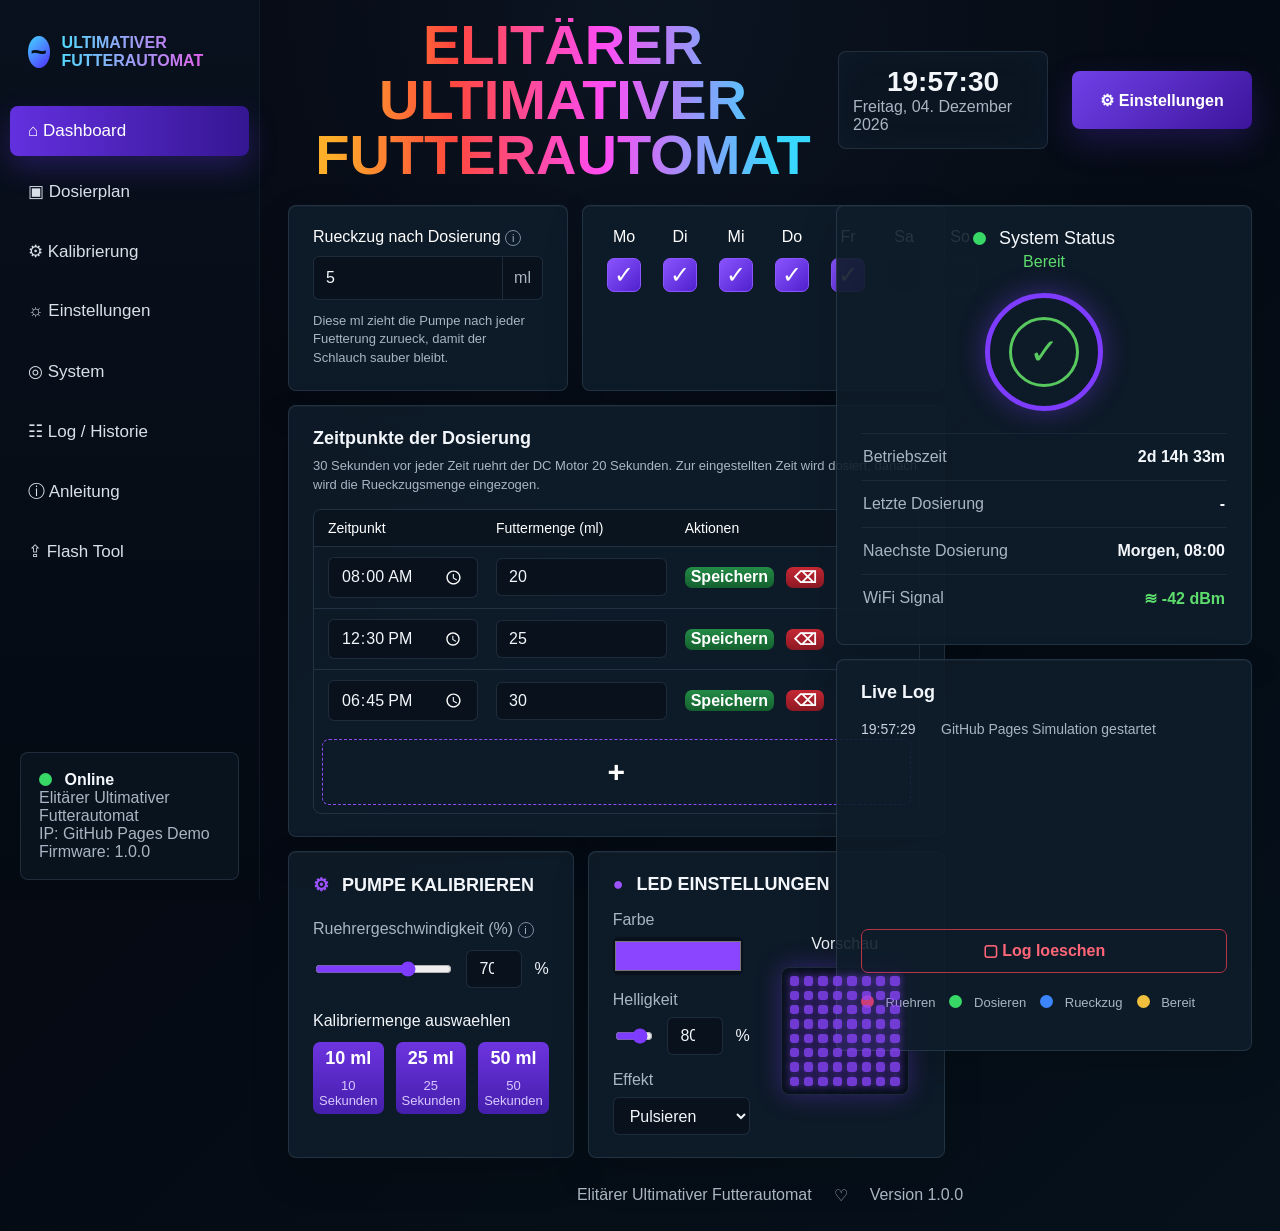
<file: docs/index.html>
<!doctype html>
<html lang="de">
<head>
  <meta charset="utf-8">
  <meta name="viewport" content="width=device-width, initial-scale=1">
  <title>Elitärer Ultimativer Futterautomat</title>
  <link rel="stylesheet" href="styles.css">
</head>
<body>
  <aside class="sidebar">
    <div class="brand">
      <div class="brand-mark">~</div>
      <span>ULTIMATIVER FUTTERAUTOMAT</span>
    </div>
    <nav>
      <a class="nav-item link-item active" href="#dashboard">⌂ Dashboard</a>
      <a class="nav-item link-item" href="#dosierplan">▣ Dosierplan</a>
      <a class="nav-item link-item" href="#kalibrierung">⚙ Kalibrierung</a>
      <a class="nav-item link-item" href="#led-einstellungen">☼ Einstellungen</a>
      <a class="nav-item link-item" href="#system">◎ System</a>
      <a class="nav-item link-item" href="#live-log">☷ Log / Historie</a>
      <a class="nav-item link-item" href="anleitung.html">ⓘ Anleitung</a>
      <a class="nav-item link-item" href="flash.html">⇪ Flash Tool</a>
    </nav>
    <div class="device-card">
      <strong><span class="dot green"></span> Online</strong>
      <p>Elitärer Ultimativer Futterautomat</p>
      <p>IP: <span id="ip">localhost</span></p>
      <p>Firmware: <span id="firmware">1.0.0</span></p>
    </div>
  </aside>

  <main class="shell">
    <section class="hero">
      <div></div>
      <h1>ELITÄRER ULTIMATIVER<br>FUTTERAUTOMAT</h1>
      <div class="time-card">
        <strong id="clock">--:--:--</strong>
        <span id="date">--</span>
      </div>
      <a class="settings-btn" href="#led-einstellungen">⚙ Einstellungen</a>
    </section>

    <section class="dashboard" id="dashboard">
      <div class="main-column">
        <section class="top-grid">
          <article class="panel compact">
            <label class="field-title">Rueckzug nach Dosierung <span class="info">i</span></label>
            <div class="input-unit">
              <input id="tubeML" type="number" min="0" step="0.1">
              <span>ml</span>
            </div>
            <p class="hint">Diese ml zieht die Pumpe nach jeder Fuetterung zurueck, damit der Schlauch sauber bleibt.</p>
          </article>

          <article class="panel days-panel">
            <div class="days" id="days"></div>
          </article>
        </section>

        <article class="panel plan-panel" id="dosierplan">
          <h2>Zeitpunkte der Dosierung</h2>
          <p class="plan-note">30 Sekunden vor jeder Zeit ruehrt der DC Motor 20 Sekunden. Zur eingestellten Zeit wird dosiert, danach wird die Rueckzugsmenge eingezogen.</p>
          <div class="plan-table">
            <div class="plan-head">
              <span>Zeitpunkt</span>
              <span>Futtermenge (ml)</span>
              <span>Aktionen</span>
            </div>
            <div id="jobs"></div>
            <button class="add-slot" id="addJobBtn">+</button>
          </div>
        </article>

        <section class="bottom-grid">
          <article class="panel calibrate" id="kalibrierung">
            <h2><span class="purple-icon">⚙</span> PUMPE KALIBRIEREN</h2>
            <label class="range-label">Ruehrergeschwindigkeit (%) <span class="info">i</span></label>
            <div class="range-row">
              <input id="mixerSpeed" type="range" min="0" max="100" step="1">
              <input class="small-number" id="mixerSpeedNumber" type="number" min="0" max="100" step="1">
              <span>%</span>
            </div>
            <p>Kalibriermenge auswaehlen</p>
            <div class="cal-buttons">
              <button data-cal="10">10 ml <small>10 Sekunden</small></button>
              <button data-cal="25">25 ml <small>25 Sekunden</small></button>
              <button data-cal="50">50 ml <small>50 Sekunden</small></button>
            </div>
          </article>

          <article class="panel led-panel" id="led-einstellungen">
            <h2><span class="purple-icon">●</span> LED EINSTELLUNGEN</h2>
            <div class="led-grid">
              <div>
                <label>Farbe</label>
                <input id="ledColor" class="color-strip" type="color">
                <label>Helligkeit</label>
                <div class="range-row">
                  <input id="ledBrightness" type="range" min="0" max="100">
                  <input class="small-number" id="ledBrightnessNumber" type="number" min="0" max="100">
                  <span>%</span>
                </div>
                <label>Effekt</label>
                <select id="ledEffect">
                  <option>Pulsieren</option>
                  <option>Dauerlicht</option>
                  <option>Atmen</option>
                  <option>Statusfarben</option>
                </select>
              </div>
              <div class="preview">
                <span>Vorschau</span>
                <div class="led-matrix" id="ledMatrix"></div>
              </div>
            </div>
          </article>
        </section>
      </div>

      <aside class="right-column">
        <article class="panel status-panel" id="system">
          <h2><span class="dot green"></span> System Status</h2>
          <strong id="status">Bereit</strong>
          <div class="status-ring"><span>✓</span></div>
          <div class="stat-row"><span>Betriebszeit</span><strong id="uptime">2d 14h 32m</strong></div>
          <div class="stat-row"><span>Letzte Dosierung</span><strong id="lastDose">Heute, 12:30</strong></div>
          <div class="stat-row"><span>Naechste Dosierung</span><strong id="nextDose">Heute, 18:45</strong></div>
          <div class="stat-row"><span>WiFi Signal</span><strong class="wifi">≋ -42 dBm</strong></div>
        </article>

        <article class="panel log-panel" id="live-log">
          <h2>Live Log</h2>
          <div class="log" id="log"></div>
          <button class="clear-log" id="clearLogBtn">▢ Log loeschen</button>
          <div class="legend">
            <span><i class="red"></i> Ruehren</span>
            <span><i class="green-bg"></i> Dosieren</span>
            <span><i class="blue"></i> Rueckzug</span>
            <span><i class="yellow"></i> Bereit</span>
          </div>
        </article>
      </aside>
    </section>

    <footer>Elitärer Ultimativer Futterautomat <span>♡</span> Version 1.0.0</footer>
  </main>

  <script src="app.js"></script>
</body>
</html>
</file>
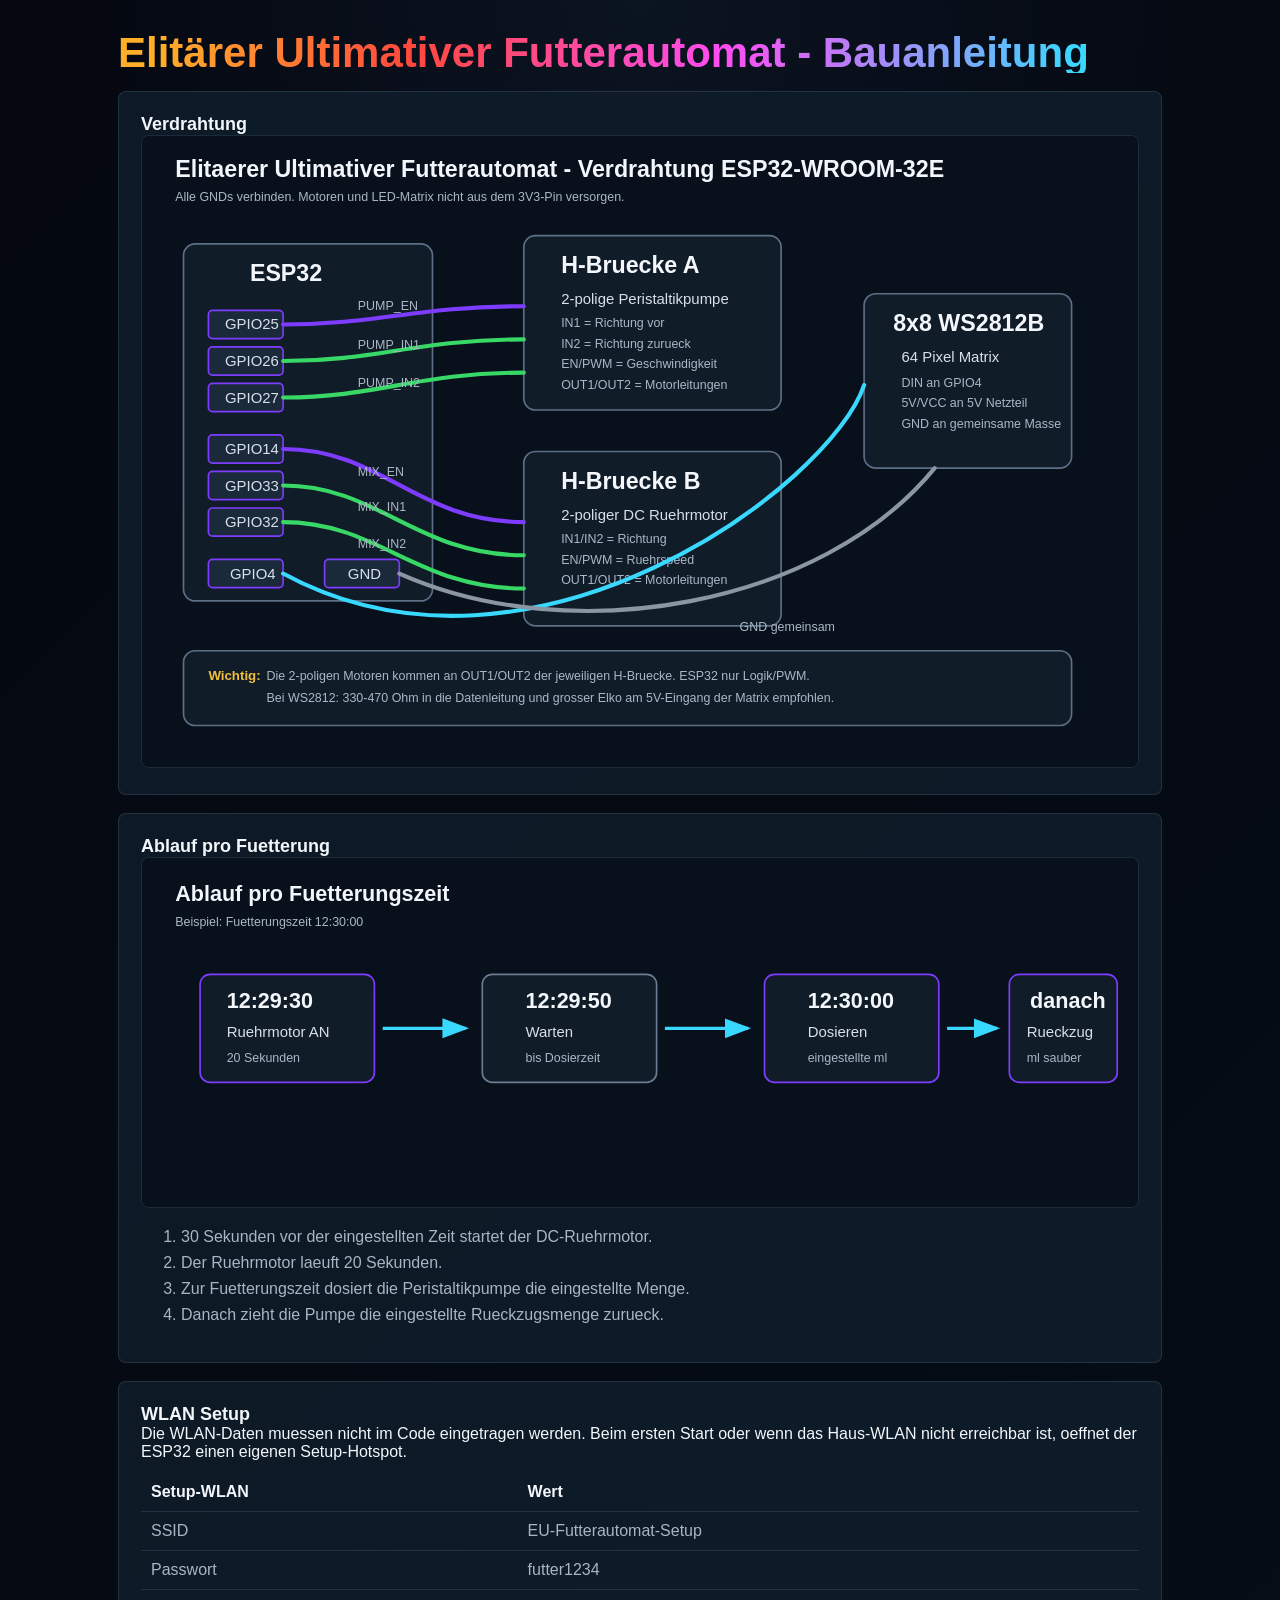
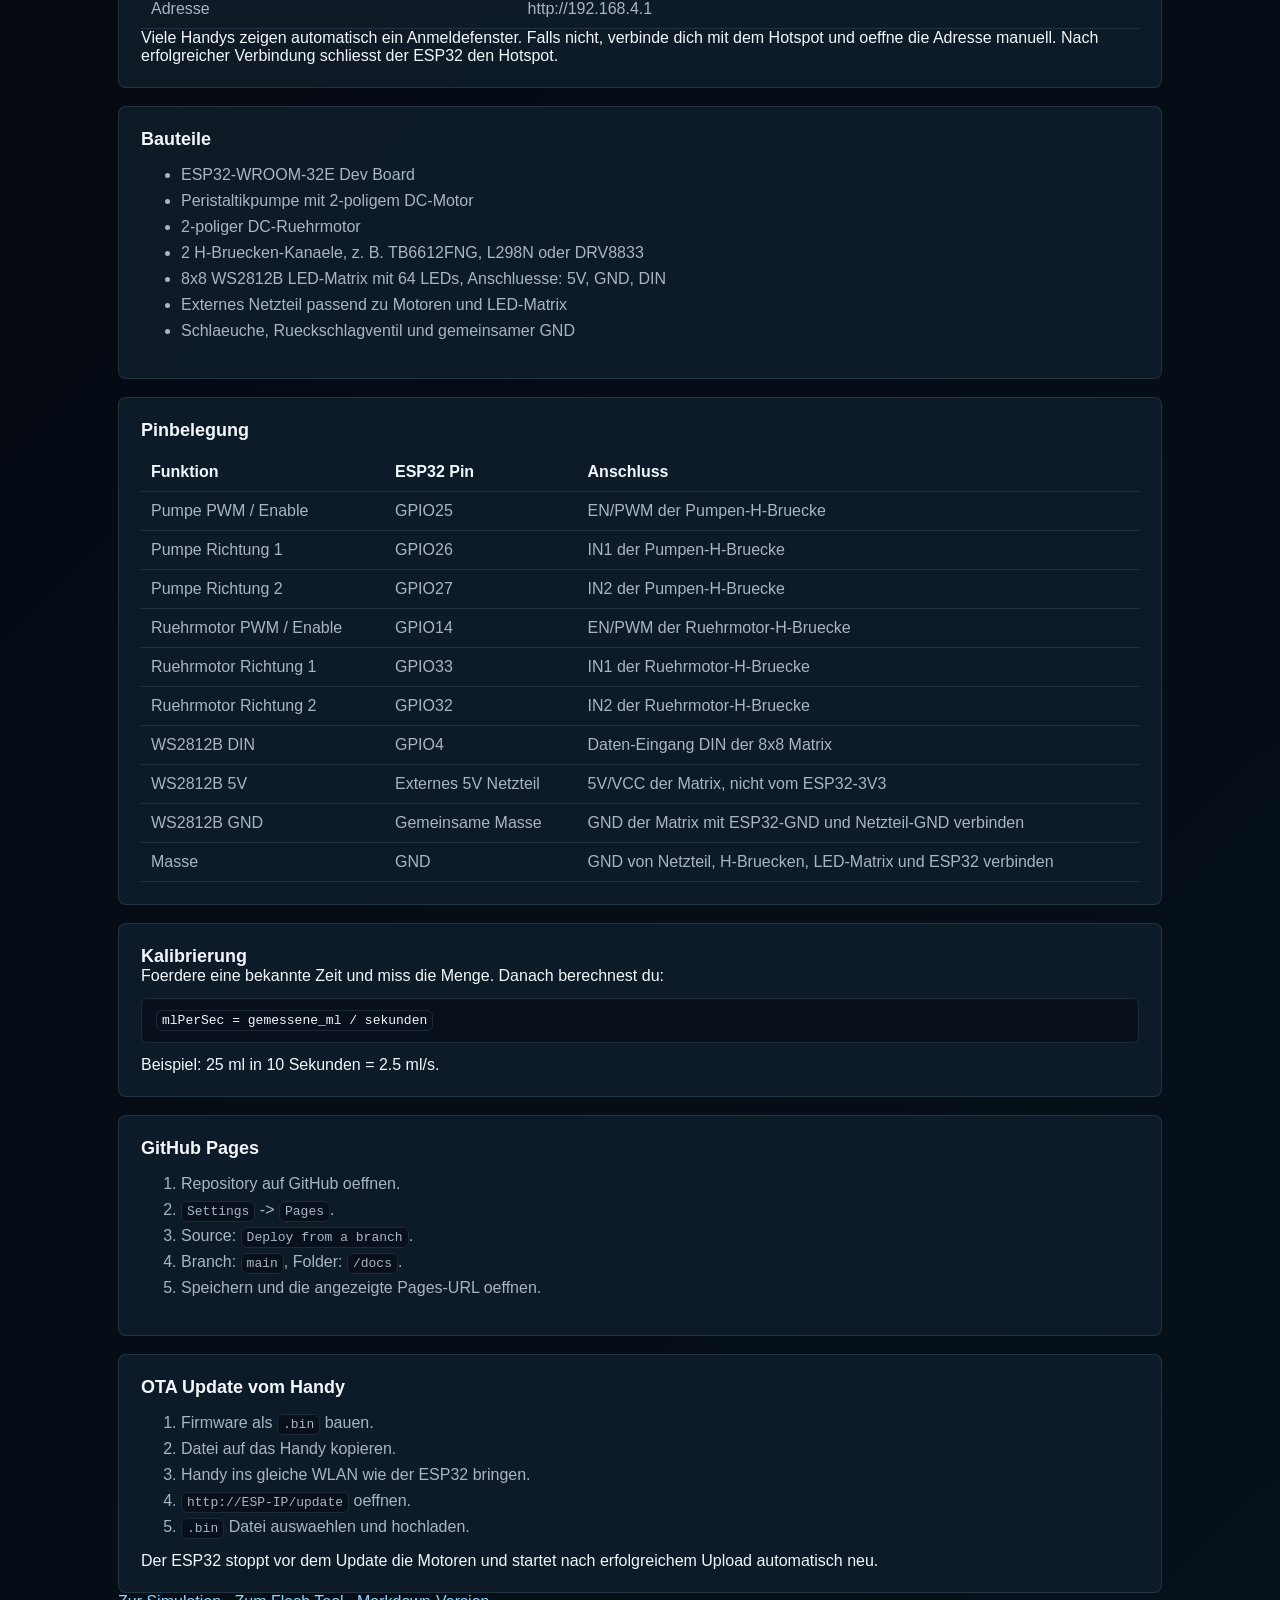
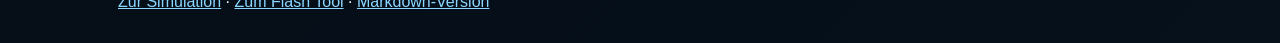
<file: docs/anleitung.html>
<!doctype html>
<html lang="de">
<head>
  <meta charset="utf-8">
  <meta name="viewport" content="width=device-width, initial-scale=1">
  <title>Elitärer Ultimativer Futterautomat - Bauanleitung</title>
  <link rel="stylesheet" href="styles.css">
  <style>
    .doc-page{max-width:1080px;margin:0 auto;padding:32px 18px}.doc-page h1{font-size:42px;text-align:left}.doc-card{margin-top:18px;padding:22px;border:1px solid var(--line);border-radius:8px;background:var(--panel)}.doc-img{width:100%;border:1px solid var(--line);border-radius:8px;background:#07101b}table{width:100%;border-collapse:collapse;margin-top:12px}td,th{padding:10px;border-bottom:1px solid var(--line);text-align:left;color:var(--muted)}th{color:#f3f7fb}li{margin:8px 0;color:var(--muted)}code,pre{background:#07101b;border:1px solid var(--line);border-radius:6px}code{padding:2px 5px}pre{padding:14px;overflow:auto}.doc-page a{color:#8bd6ff}
  </style>
</head>
<body>
  <main class="doc-page">
    <h1>Elitärer Ultimativer Futterautomat - Bauanleitung</h1>

    <section class="doc-card">
      <h2>Verdrahtung</h2>
      <img class="doc-img" src="assets/wiring.svg" alt="Verdrahtung ESP32, H-Bruecken, 2-polige DC-Motoren und WS2812 Matrix">
    </section>

    <section class="doc-card">
      <h2>Ablauf pro Fuetterung</h2>
      <img class="doc-img" src="assets/flow.svg" alt="Ablauf: 30 Sekunden vorher ruehren, dosieren, zurueckziehen">
      <ol>
        <li>30 Sekunden vor der eingestellten Zeit startet der DC-Ruehrmotor.</li>
        <li>Der Ruehrmotor laeuft 20 Sekunden.</li>
        <li>Zur Fuetterungszeit dosiert die Peristaltikpumpe die eingestellte Menge.</li>
        <li>Danach zieht die Pumpe die eingestellte Rueckzugsmenge zurueck.</li>
      </ol>
    </section>

    <section class="doc-card">
      <h2>WLAN Setup</h2>
      <p>Die WLAN-Daten muessen nicht im Code eingetragen werden. Beim ersten Start oder wenn das Haus-WLAN nicht erreichbar ist, oeffnet der ESP32 einen eigenen Setup-Hotspot.</p>
      <table>
        <tr><th>Setup-WLAN</th><th>Wert</th></tr>
        <tr><td>SSID</td><td>EU-Futterautomat-Setup</td></tr>
        <tr><td>Passwort</td><td>futter1234</td></tr>
        <tr><td>Adresse</td><td>http://192.168.4.1</td></tr>
      </table>
      <p>Viele Handys zeigen automatisch ein Anmeldefenster. Falls nicht, verbinde dich mit dem Hotspot und oeffne die Adresse manuell. Nach erfolgreicher Verbindung schliesst der ESP32 den Hotspot.</p>
    </section>

    <section class="doc-card">
      <h2>Bauteile</h2>
      <ul>
        <li>ESP32-WROOM-32E Dev Board</li>
        <li>Peristaltikpumpe mit 2-poligem DC-Motor</li>
        <li>2-poliger DC-Ruehrmotor</li>
        <li>2 H-Bruecken-Kanaele, z. B. TB6612FNG, L298N oder DRV8833</li>
        <li>8x8 WS2812B LED-Matrix mit 64 LEDs, Anschluesse: 5V, GND, DIN</li>
        <li>Externes Netzteil passend zu Motoren und LED-Matrix</li>
        <li>Schlaeuche, Rueckschlagventil und gemeinsamer GND</li>
      </ul>
    </section>

    <section class="doc-card">
      <h2>Pinbelegung</h2>
      <table>
        <tr><th>Funktion</th><th>ESP32 Pin</th><th>Anschluss</th></tr>
        <tr><td>Pumpe PWM / Enable</td><td>GPIO25</td><td>EN/PWM der Pumpen-H-Bruecke</td></tr>
        <tr><td>Pumpe Richtung 1</td><td>GPIO26</td><td>IN1 der Pumpen-H-Bruecke</td></tr>
        <tr><td>Pumpe Richtung 2</td><td>GPIO27</td><td>IN2 der Pumpen-H-Bruecke</td></tr>
        <tr><td>Ruehrmotor PWM / Enable</td><td>GPIO14</td><td>EN/PWM der Ruehrmotor-H-Bruecke</td></tr>
        <tr><td>Ruehrmotor Richtung 1</td><td>GPIO33</td><td>IN1 der Ruehrmotor-H-Bruecke</td></tr>
        <tr><td>Ruehrmotor Richtung 2</td><td>GPIO32</td><td>IN2 der Ruehrmotor-H-Bruecke</td></tr>
        <tr><td>WS2812B DIN</td><td>GPIO4</td><td>Daten-Eingang DIN der 8x8 Matrix</td></tr>
        <tr><td>WS2812B 5V</td><td>Externes 5V Netzteil</td><td>5V/VCC der Matrix, nicht vom ESP32-3V3</td></tr>
        <tr><td>WS2812B GND</td><td>Gemeinsame Masse</td><td>GND der Matrix mit ESP32-GND und Netzteil-GND verbinden</td></tr>
        <tr><td>Masse</td><td>GND</td><td>GND von Netzteil, H-Bruecken, LED-Matrix und ESP32 verbinden</td></tr>
      </table>
    </section>

    <section class="doc-card">
      <h2>Kalibrierung</h2>
      <p>Foerdere eine bekannte Zeit und miss die Menge. Danach berechnest du:</p>
      <pre><code>mlPerSec = gemessene_ml / sekunden</code></pre>
      <p>Beispiel: 25 ml in 10 Sekunden = 2.5 ml/s.</p>
    </section>

    <section class="doc-card">
      <h2>GitHub Pages</h2>
      <ol>
        <li>Repository auf GitHub oeffnen.</li>
        <li><code>Settings</code> -> <code>Pages</code>.</li>
        <li>Source: <code>Deploy from a branch</code>.</li>
        <li>Branch: <code>main</code>, Folder: <code>/docs</code>.</li>
        <li>Speichern und die angezeigte Pages-URL oeffnen.</li>
      </ol>
    </section>

    <section class="doc-card">
      <h2>OTA Update vom Handy</h2>
      <ol>
        <li>Firmware als <code>.bin</code> bauen.</li>
        <li>Datei auf das Handy kopieren.</li>
        <li>Handy ins gleiche WLAN wie der ESP32 bringen.</li>
        <li><code>http://ESP-IP/update</code> oeffnen.</li>
        <li><code>.bin</code> Datei auswaehlen und hochladen.</li>
      </ol>
      <p>Der ESP32 stoppt vor dem Update die Motoren und startet nach erfolgreichem Upload automatisch neu.</p>
    </section>

    <p><a href="index.html">Zur Simulation</a> · <a href="flash.html">Zum Flash Tool</a> · <a href="Bauanleitung.md">Markdown-Version</a></p>
  </main>
</body>
</html>
</file>
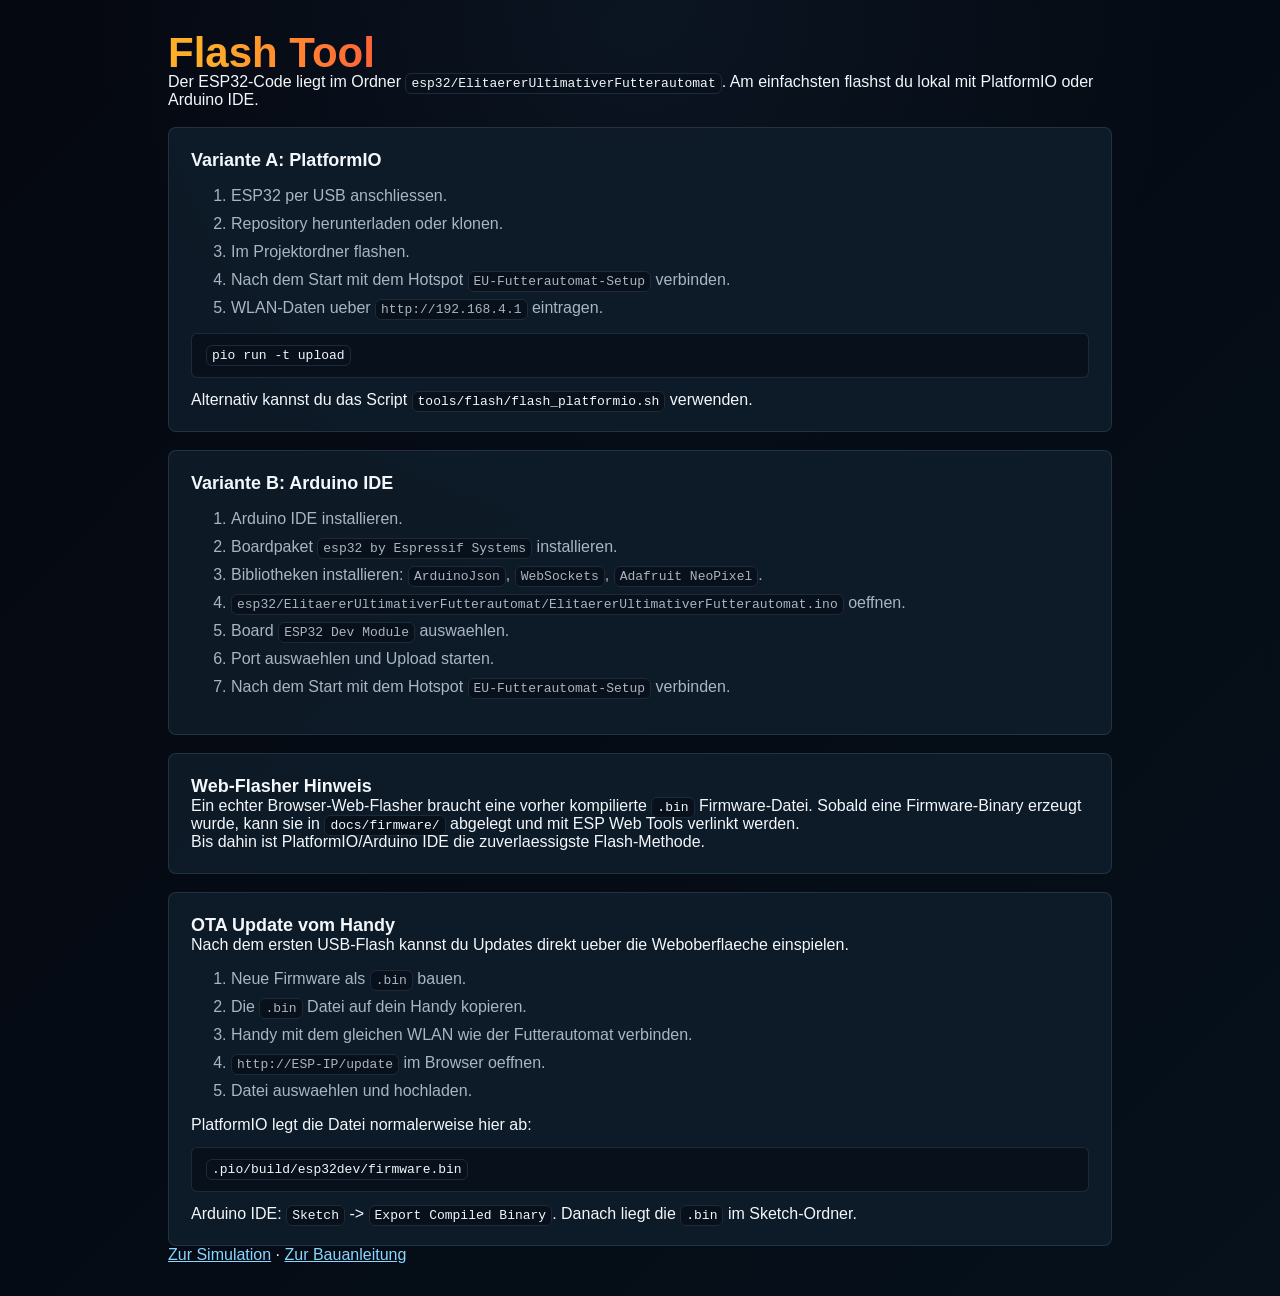
<file: docs/flash.html>
<!doctype html>
<html lang="de">
<head>
  <meta charset="utf-8">
  <meta name="viewport" content="width=device-width, initial-scale=1">
  <title>Elitärer Ultimativer Futterautomat - Flash Tool</title>
  <link rel="stylesheet" href="styles.css">
  <style>
    .doc-page{max-width:980px;margin:0 auto;padding:32px 18px}.doc-page h1{font-size:42px;text-align:left}.doc-card{margin-top:18px;padding:22px;border:1px solid var(--line);border-radius:8px;background:var(--panel)}code,pre{background:#07101b;border:1px solid var(--line);border-radius:6px}pre{padding:14px;overflow:auto}code{padding:2px 5px}.doc-page a{color:#8bd6ff}.steps li{margin:10px 0;color:var(--muted)}
  </style>
</head>
<body>
  <main class="doc-page">
    <h1>Flash Tool</h1>
    <p>Der ESP32-Code liegt im Ordner <code>esp32/ElitaererUltimativerFutterautomat</code>. Am einfachsten flashst du lokal mit PlatformIO oder Arduino IDE.</p>

    <section class="doc-card">
      <h2>Variante A: PlatformIO</h2>
      <ol class="steps">
        <li>ESP32 per USB anschliessen.</li>
        <li>Repository herunterladen oder klonen.</li>
        <li>Im Projektordner flashen.</li>
        <li>Nach dem Start mit dem Hotspot <code>EU-Futterautomat-Setup</code> verbinden.</li>
        <li>WLAN-Daten ueber <code>http://192.168.4.1</code> eintragen.</li>
      </ol>
      <pre><code>pio run -t upload</code></pre>
      <p>Alternativ kannst du das Script <code>tools/flash/flash_platformio.sh</code> verwenden.</p>
    </section>

    <section class="doc-card">
      <h2>Variante B: Arduino IDE</h2>
      <ol class="steps">
        <li>Arduino IDE installieren.</li>
        <li>Boardpaket <code>esp32 by Espressif Systems</code> installieren.</li>
        <li>Bibliotheken installieren: <code>ArduinoJson</code>, <code>WebSockets</code>, <code>Adafruit NeoPixel</code>.</li>
        <li><code>esp32/ElitaererUltimativerFutterautomat/ElitaererUltimativerFutterautomat.ino</code> oeffnen.</li>
        <li>Board <code>ESP32 Dev Module</code> auswaehlen.</li>
        <li>Port auswaehlen und Upload starten.</li>
        <li>Nach dem Start mit dem Hotspot <code>EU-Futterautomat-Setup</code> verbinden.</li>
      </ol>
    </section>

    <section class="doc-card">
      <h2>Web-Flasher Hinweis</h2>
      <p>Ein echter Browser-Web-Flasher braucht eine vorher kompilierte <code>.bin</code> Firmware-Datei. Sobald eine Firmware-Binary erzeugt wurde, kann sie in <code>docs/firmware/</code> abgelegt und mit ESP Web Tools verlinkt werden.</p>
      <p>Bis dahin ist PlatformIO/Arduino IDE die zuverlaessigste Flash-Methode.</p>
    </section>

    <section class="doc-card">
      <h2>OTA Update vom Handy</h2>
      <p>Nach dem ersten USB-Flash kannst du Updates direkt ueber die Weboberflaeche einspielen.</p>
      <ol class="steps">
        <li>Neue Firmware als <code>.bin</code> bauen.</li>
        <li>Die <code>.bin</code> Datei auf dein Handy kopieren.</li>
        <li>Handy mit dem gleichen WLAN wie der Futterautomat verbinden.</li>
        <li><code>http://ESP-IP/update</code> im Browser oeffnen.</li>
        <li>Datei auswaehlen und hochladen.</li>
      </ol>
      <p>PlatformIO legt die Datei normalerweise hier ab:</p>
      <pre><code>.pio/build/esp32dev/firmware.bin</code></pre>
      <p>Arduino IDE: <code>Sketch</code> -> <code>Export Compiled Binary</code>. Danach liegt die <code>.bin</code> im Sketch-Ordner.</p>
    </section>

    <p><a href="index.html">Zur Simulation</a> · <a href="Bauanleitung.md">Zur Bauanleitung</a></p>
  </main>
</body>
</html>
</file>
<file: docs/styles.css>
:root {
  color-scheme: dark;
  --bg: #050b14;
  --sidebar: #07101c;
  --panel: rgba(15, 28, 42, 0.9);
  --panel-soft: rgba(12, 23, 35, 0.86);
  --line: rgba(111, 136, 165, 0.22);
  --line-strong: rgba(158, 92, 255, 0.7);
  --text: #f3f7fb;
  --muted: #a9b5c2;
  --purple: #7d3cff;
  --purple-2: #4b23b8;
  --green: #38d866;
  --red: #e53e48;
  --blue: #3b86ff;
  --yellow: #f0bf3d;
}

* {
  box-sizing: border-box;
}

body {
  min-height: 100vh;
  margin: 0;
  background:
    radial-gradient(circle at 50% 0%, rgba(49, 87, 126, 0.14), transparent 34rem),
    linear-gradient(135deg, #050811, var(--bg) 48%, #06111b);
  color: var(--text);
  font-family: Inter, Arial, Helvetica, sans-serif;
  letter-spacing: 0;
}

button,
input,
select {
  font: inherit;
}

button {
  cursor: pointer;
}

.sidebar {
  position: fixed;
  inset: 0 auto 0 0;
  width: 260px;
  display: flex;
  flex-direction: column;
  padding: 28px 10px 20px;
  background: linear-gradient(180deg, rgba(9, 17, 30, 0.98), rgba(4, 10, 18, 0.98));
  border-right: 1px solid rgba(80, 101, 130, 0.14);
}

.brand {
  display: flex;
  align-items: center;
  gap: 12px;
  padding: 6px 18px 36px;
  color: #8bd6ff;
  font-weight: 800;
}

.brand span {
  background: linear-gradient(90deg, #54d9ff, #ff4be8);
  -webkit-background-clip: text;
  color: transparent;
}

.brand-mark {
  display: grid;
  place-items: center;
  width: 32px;
  height: 32px;
  border-radius: 50%;
  background: linear-gradient(135deg, #46d6ff, #4f2eff);
  color: #06111b;
  font-size: 28px;
  font-weight: 900;
}

nav {
  display: grid;
  gap: 10px;
}

.nav-item {
  min-height: 50px;
  display: flex;
  align-items: center;
  padding: 0 18px;
  border: 0;
  border-radius: 8px;
  background: transparent;
  color: #d9e0e8;
  font-size: 17px;
  text-align: left;
}

.link-item {
  text-decoration: none;
}

.nav-item.active {
  background: linear-gradient(90deg, #6330df, #351692);
  box-shadow: 0 12px 28px rgba(97, 49, 223, 0.3);
  color: white;
}

.device-card {
  margin: auto 10px 0;
  padding: 18px;
  border: 1px solid var(--line);
  border-radius: 8px;
  background: rgba(10, 22, 34, 0.8);
}

.device-card p,
.hint,
footer,
.stat-row span,
.log div,
label {
  color: var(--muted);
}

.dot,
.legend i {
  display: inline-block;
  width: 13px;
  height: 13px;
  margin-right: 8px;
  border-radius: 50%;
  vertical-align: -1px;
}

.green,
.green-bg {
  background: var(--green);
}

.red {
  background: var(--red);
}

.blue {
  background: var(--blue);
}

.yellow {
  background: var(--yellow);
}

.shell {
  min-height: 100vh;
  margin-left: 260px;
  padding: 18px 28px 26px;
}

.hero {
  display: grid;
  grid-template-columns: 1fr minmax(360px, 540px) 210px 180px;
  align-items: center;
  gap: 24px;
  margin-bottom: 22px;
}

h1,
h2,
p {
  margin: 0;
}

h1 {
  font-size: clamp(36px, 4.7vw, 56px);
  line-height: 0.98;
  text-align: center;
  font-weight: 900;
  background: linear-gradient(90deg, #ffae29 4%, #ff483d 28%, #ff4cf3 58%, #39d8ff 92%);
  -webkit-background-clip: text;
  color: transparent;
}

h2 {
  font-size: 18px;
  font-weight: 650;
}

.time-card {
  min-height: 94px;
  display: grid;
  place-items: center;
  padding: 14px;
  border: 1px solid var(--line);
  border-radius: 8px;
  background: var(--panel-soft);
  box-shadow: inset 0 0 34px rgba(94, 139, 177, 0.05);
}

.time-card strong {
  font-size: 28px;
}

.time-card span {
  color: var(--muted);
}

.settings-btn {
  min-height: 58px;
  display: flex;
  align-items: center;
  justify-content: center;
  border: 0;
  border-radius: 8px;
  background: linear-gradient(135deg, #7041e8, #3c149b);
  color: white;
  font-weight: 700;
  text-decoration: none;
  box-shadow: 0 13px 32px rgba(97, 49, 223, 0.25);
}

.dashboard {
  display: grid;
  grid-template-columns: minmax(0, 1fr) 416px;
  gap: 14px;
}

.main-column {
  display: grid;
  gap: 14px;
}

.top-grid {
  display: grid;
  grid-template-columns: 280px minmax(0, 1fr);
  gap: 14px;
}

.bottom-grid {
  display: grid;
  grid-template-columns: 1fr 1fr;
  gap: 14px;
}

.right-column {
  display: grid;
  gap: 14px;
  align-content: start;
}

.panel {
  border: 1px solid var(--line);
  border-radius: 8px;
  background: var(--panel);
  box-shadow: inset 0 1px 0 rgba(255, 255, 255, 0.03), 0 16px 40px rgba(0, 0, 0, 0.14);
}

.compact,
.days-panel,
.calibrate,
.led-panel,
.status-panel,
.log-panel,
.plan-panel {
  padding: 22px 24px;
}

.field-title {
  display: block;
  margin-bottom: 10px;
  color: white;
  font-size: 16px;
}

.info {
  display: inline-grid;
  place-items: center;
  width: 16px;
  height: 16px;
  border: 1px solid #7b8ca0;
  border-radius: 50%;
  color: #9fb0c4;
  font-size: 11px;
}

.input-unit {
  display: grid;
  grid-template-columns: 1fr 40px;
  border: 1px solid var(--line);
  border-radius: 6px;
  overflow: hidden;
  background: #08111c;
}

.input-unit input,
.input-unit span {
  min-height: 42px;
  border: 0;
}

.input-unit span {
  display: grid;
  place-items: center;
  border-left: 1px solid var(--line);
  color: var(--muted);
}

input,
select {
  min-width: 0;
  min-height: 38px;
  border: 1px solid var(--line);
  border-radius: 6px;
  background: #08111c;
  color: var(--text);
  padding: 8px 12px;
}

.hint {
  margin-top: 12px;
  font-size: 13px;
  line-height: 1.45;
}

.days {
  display: grid;
  grid-template-columns: repeat(7, 1fr);
  gap: 22px;
  align-items: center;
}

.day-wrap {
  display: grid;
  justify-items: center;
  gap: 12px;
  color: white;
}

.day {
  width: 34px;
  height: 34px;
  border: 1px solid var(--line);
  border-radius: 7px;
  background: #07101b;
  color: transparent;
  font-size: 0;
}

.day.active {
  border-color: #8b55ff;
  background: linear-gradient(135deg, #8a54ff, #5021ce);
  color: white;
  font-size: 24px;
  line-height: 1;
}

.plan-panel h2 {
  margin-bottom: 8px;
}

.plan-note {
  margin-bottom: 14px;
  color: var(--muted);
  font-size: 13px;
  line-height: 1.45;
}

.plan-table {
  overflow: hidden;
  border: 1px solid var(--line);
  border-radius: 8px;
}

.plan-head,
.plan-row {
  display: grid;
  grid-template-columns: minmax(150px, 1fr) minmax(160px, 1.3fr) 220px;
  gap: 18px;
  align-items: center;
  padding: 10px 14px;
}

.plan-head {
  color: white;
  background: rgba(9, 17, 27, 0.58);
  font-size: 14px;
}

.plan-row {
  border-top: 1px solid var(--line);
}

.actions {
  display: flex;
  gap: 12px;
}

.actions button,
.add-slot,
.cal-buttons button {
  border: 0;
  border-radius: 7px;
  color: white;
  font-weight: 650;
}

.save-job {
  min-width: 88px;
  background: linear-gradient(180deg, #238b46, #14602e);
}

.danger {
  width: 38px;
  background: linear-gradient(180deg, #c62834, #8d1823);
}

.add-slot {
  width: calc(100% - 16px);
  min-height: 66px;
  margin: 8px;
  border: 1px dashed #8d4cff;
  background: transparent;
  color: white;
  font-size: 30px;
}

.purple-icon {
  color: #9d52ff;
  margin-right: 8px;
}

.range-label,
.calibrate p {
  display: block;
  margin: 24px 0 12px;
}

.range-row {
  display: grid;
  grid-template-columns: 1fr 56px auto;
  gap: 12px;
  align-items: center;
}

input[type="range"] {
  min-height: auto;
  padding: 0;
  accent-color: var(--purple);
}

.small-number {
  text-align: center;
}

.cal-buttons {
  display: grid;
  grid-template-columns: repeat(3, 1fr);
  gap: 12px;
}

.cal-buttons button {
  min-height: 72px;
  display: grid;
  place-items: center;
  background: linear-gradient(180deg, #6d34df, #441eac);
  font-size: 18px;
}

.cal-buttons small {
  color: #d8c9ff;
  font-size: 13px;
  font-weight: 400;
}

.led-grid {
  display: grid;
  grid-template-columns: 1fr 150px;
  gap: 20px;
}

.led-grid label {
  display: block;
  margin: 16px 0 8px;
}

.color-strip {
  width: 130px;
  height: 28px;
  padding: 0;
  border: 0;
  border-radius: 6px;
  overflow: hidden;
}

.preview {
  display: grid;
  place-items: center;
  align-content: center;
  gap: 14px;
}

.led-matrix {
  width: 128px;
  height: 128px;
  display: grid;
  grid-template-columns: repeat(8, 1fr);
  grid-template-rows: repeat(8, 1fr);
  gap: 5px;
  padding: 8px;
  border: 1px solid var(--line);
  border-radius: 8px;
  background: #07101b;
  box-shadow: 0 0 24px rgba(126, 60, 255, 0.35);
}

.led-pixel {
  border-radius: 3px;
  background: var(--pixel-color, #8b45ff);
  opacity: var(--pixel-opacity, 0.8);
  box-shadow: 0 0 10px var(--pixel-color, #8b45ff);
}

.status-panel {
  min-height: 406px;
  text-align: center;
}

.status-panel h2 {
  font-weight: 500;
}

.status-panel > strong {
  display: block;
  margin-top: 4px;
  color: #5ddd6e;
  font-weight: 500;
}

.status-ring {
  width: 118px;
  height: 118px;
  display: grid;
  place-items: center;
  margin: 22px auto;
  border: 5px solid var(--purple);
  border-radius: 50%;
  box-shadow: 0 0 28px rgba(126, 60, 255, 0.4);
}

.status-ring span {
  display: grid;
  place-items: center;
  width: 70px;
  height: 70px;
  border: 3px solid #58c95e;
  border-radius: 50%;
  color: #58c95e;
  font-size: 36px;
}

.stat-row {
  display: flex;
  justify-content: space-between;
  gap: 16px;
  padding: 14px 2px;
  border-top: 1px solid rgba(111, 136, 165, 0.12);
  text-align: left;
}

.wifi {
  color: #5ddd6e;
}

.log-panel {
  min-height: 392px;
}

.log {
  min-height: 190px;
  margin-top: 18px;
  display: grid;
  align-content: start;
  gap: 12px;
  font-size: 14px;
}

.log div {
  display: grid;
  grid-template-columns: 72px 1fr;
  gap: 8px;
}

.log strong {
  color: #c9d2dd;
  font-weight: 500;
}

.clear-log {
  width: 100%;
  min-height: 44px;
  margin: 18px 0 22px;
  border: 1px solid #b63448;
  border-radius: 7px;
  background: transparent;
  color: #ff6678;
  font-weight: 650;
}

.legend {
  display: flex;
  flex-wrap: wrap;
  gap: 14px;
  color: var(--muted);
  font-size: 13px;
}

footer {
  display: flex;
  justify-content: center;
  gap: 22px;
  margin-top: 28px;
}

@media (max-width: 1220px) {
  .sidebar {
    position: static;
    width: auto;
    padding: 14px;
  }

  .sidebar nav {
    grid-template-columns: repeat(4, minmax(0, 1fr));
  }

  .device-card {
    display: none;
  }

  .shell {
    margin-left: 0;
  }

  .hero,
  .dashboard,
  .top-grid,
  .bottom-grid {
    grid-template-columns: 1fr;
  }
}

@media (max-width: 720px) {
  .shell {
    padding: 14px;
  }

  .sidebar nav {
    grid-template-columns: 1fr 1fr;
  }

  .plan-head {
    display: none;
  }

  .plan-row {
    grid-template-columns: 1fr;
  }

  .days {
    gap: 8px;
  }

  .led-grid,
  .range-row,
  .cal-buttons {
    grid-template-columns: 1fr;
  }
}
</file>
